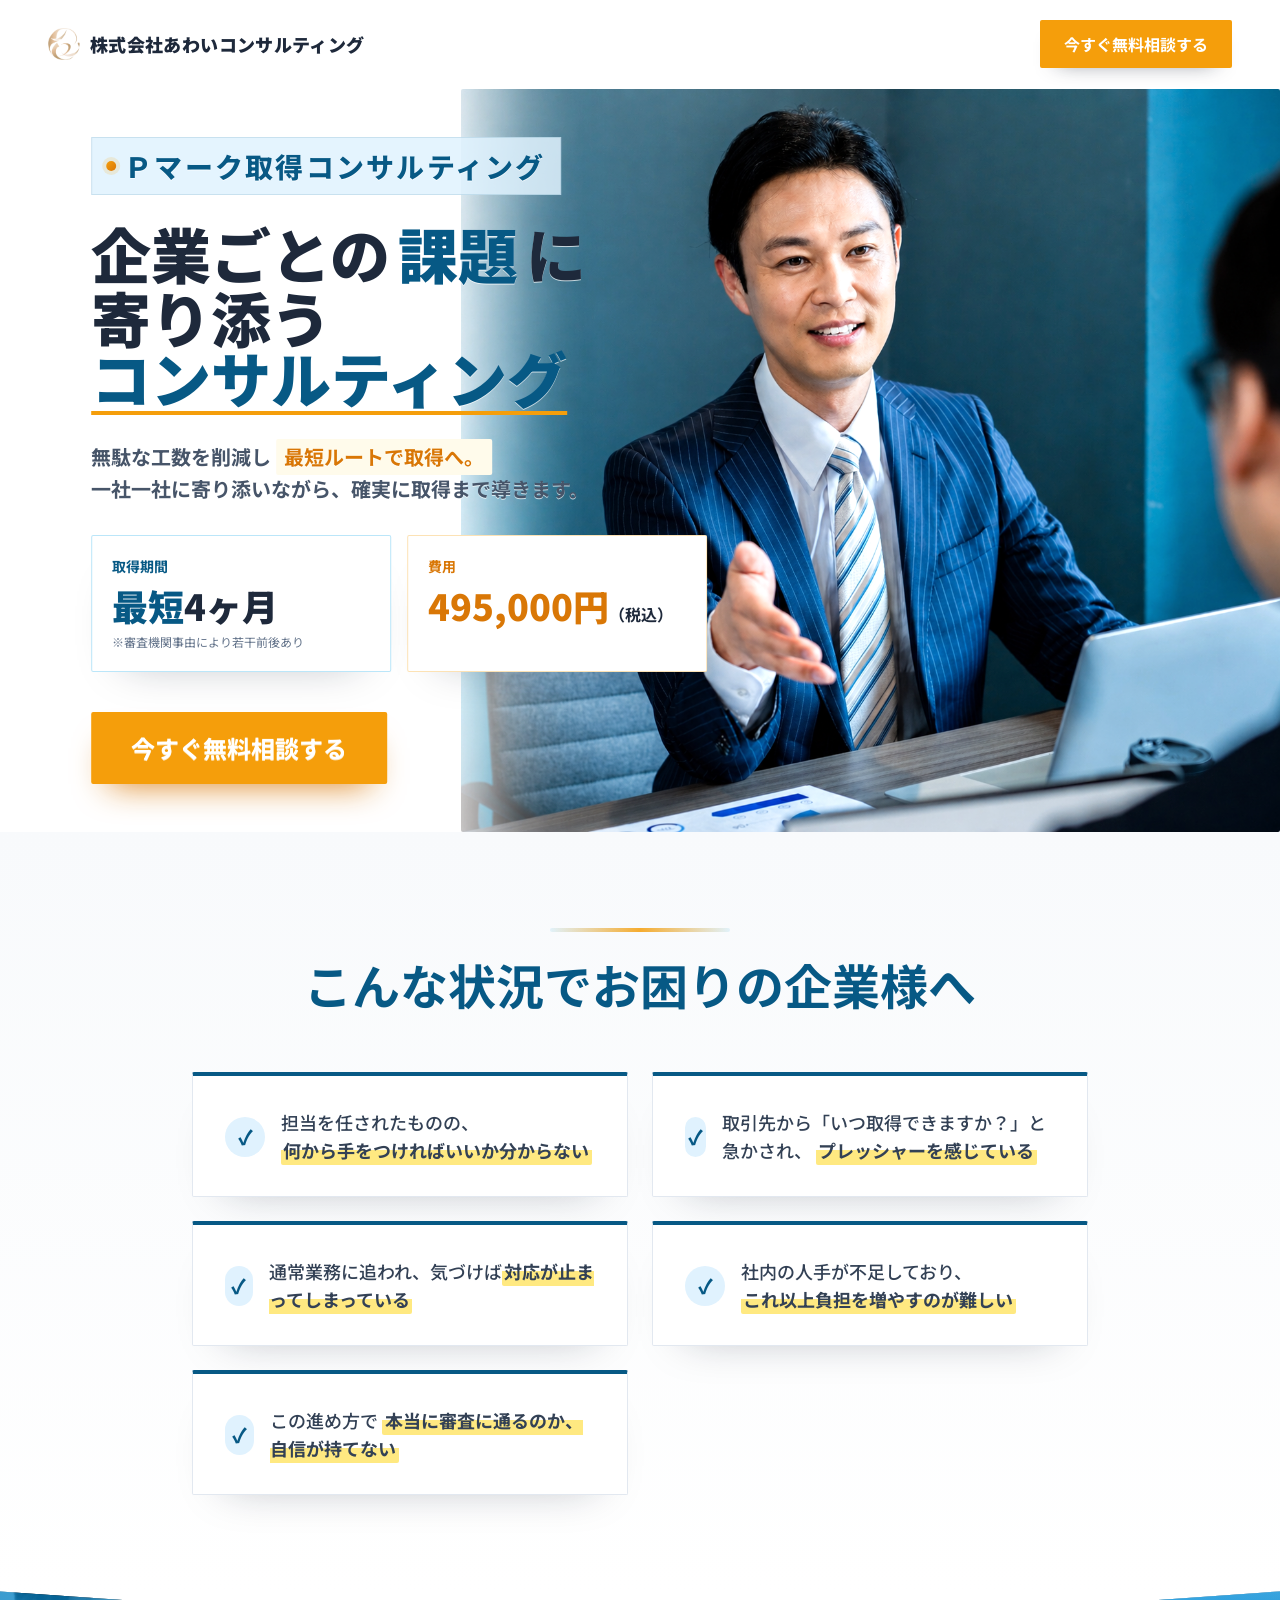
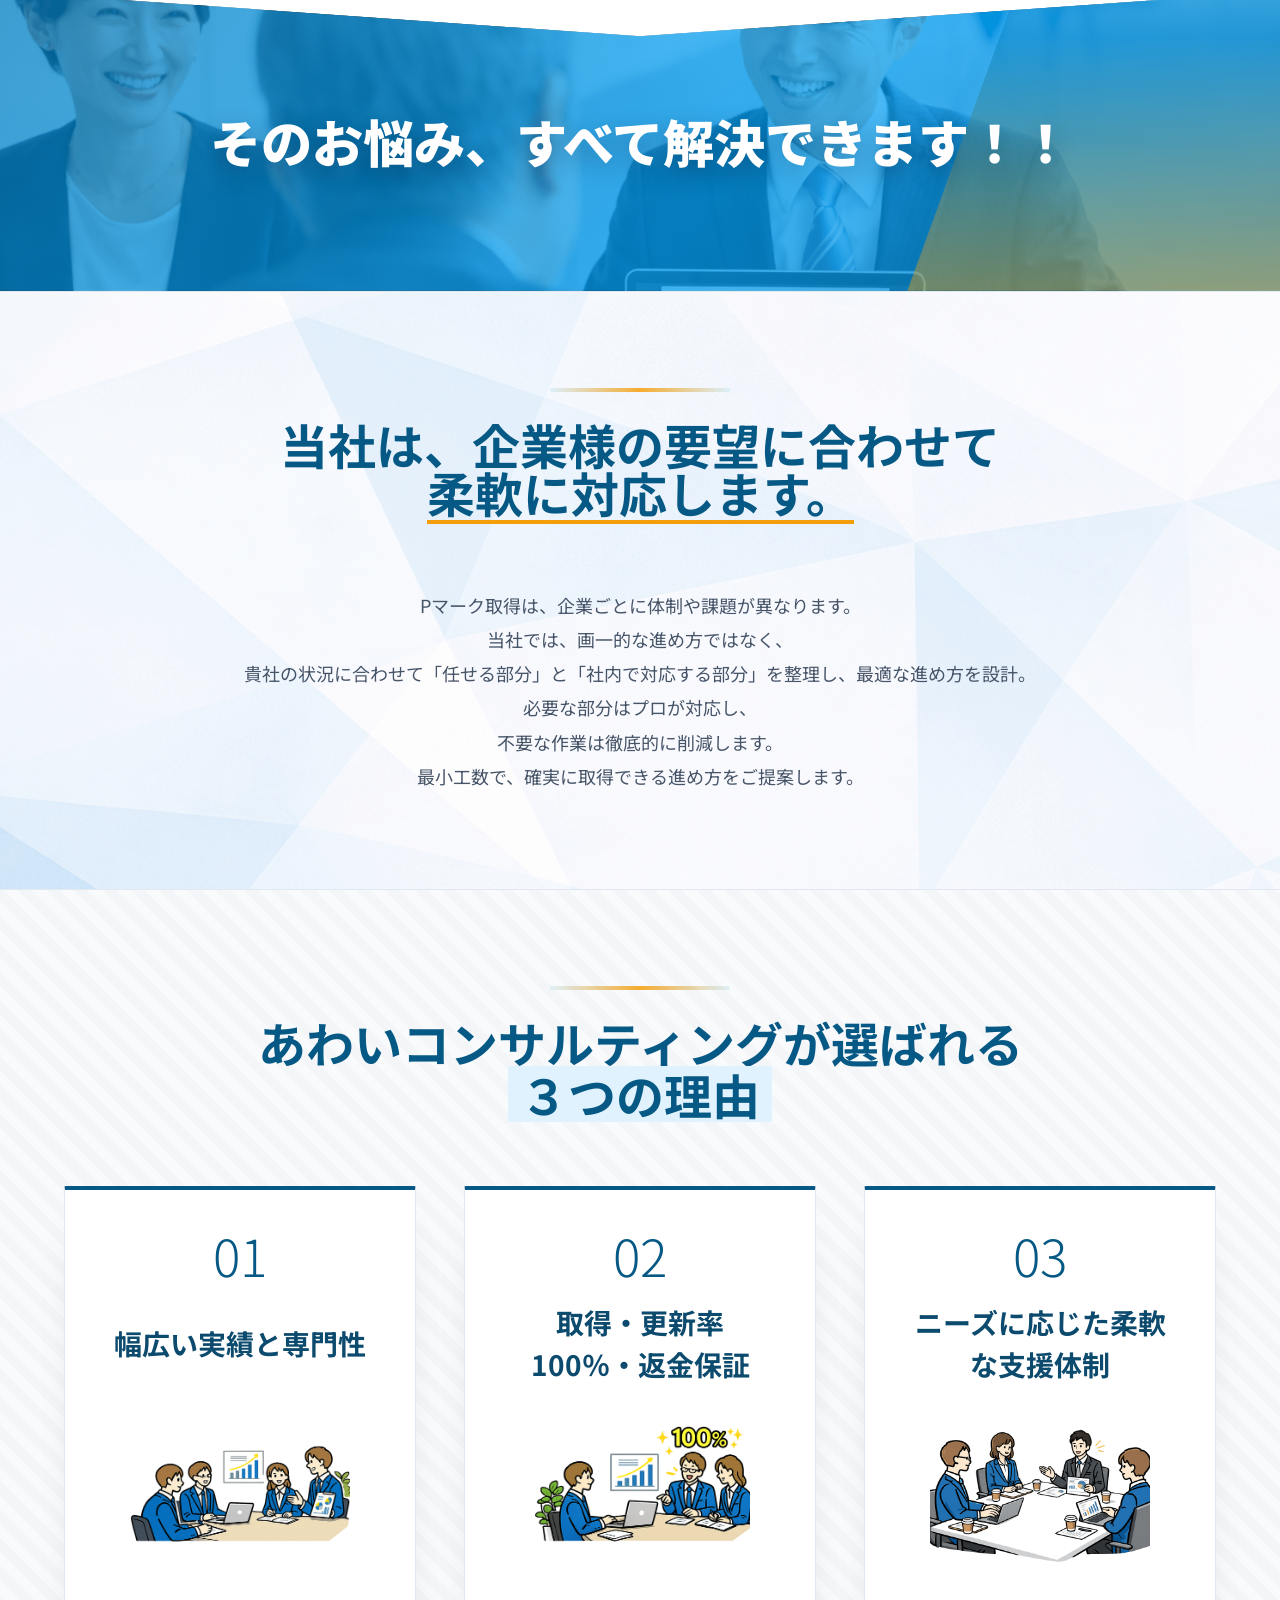
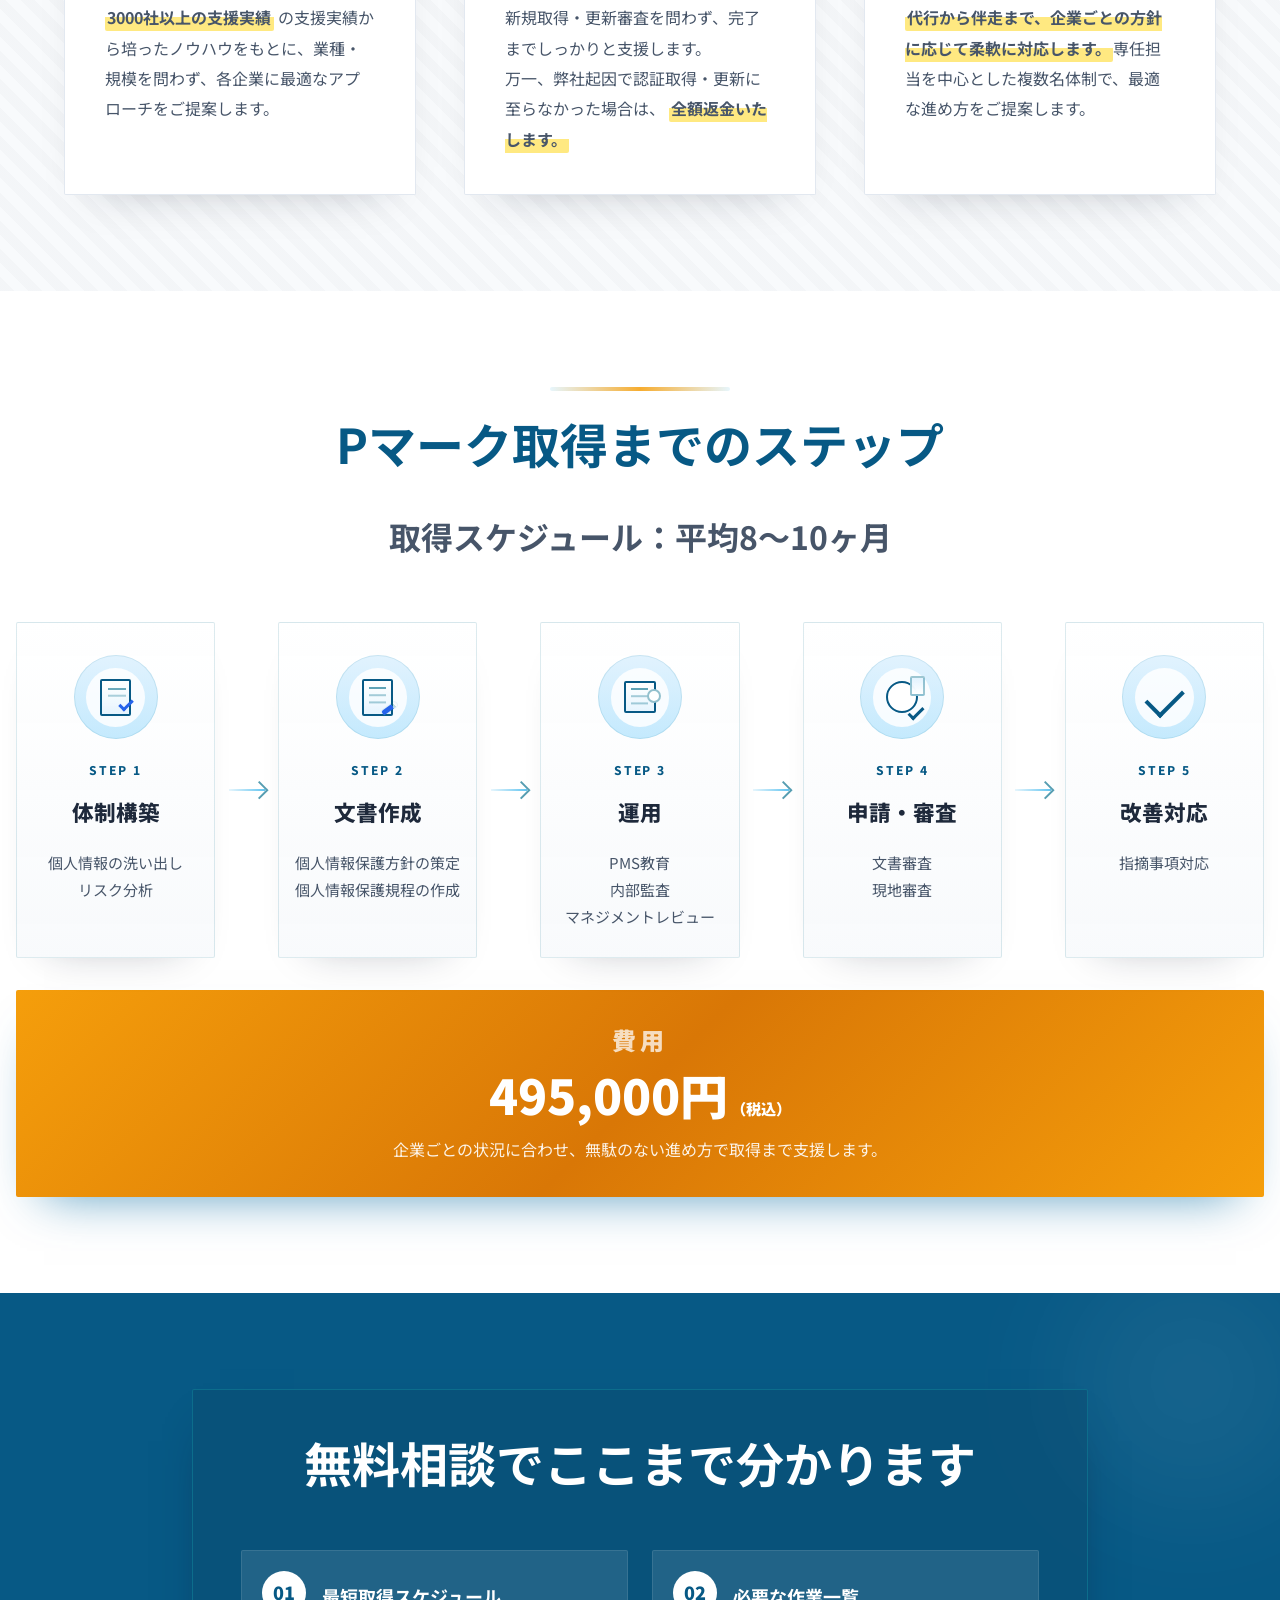
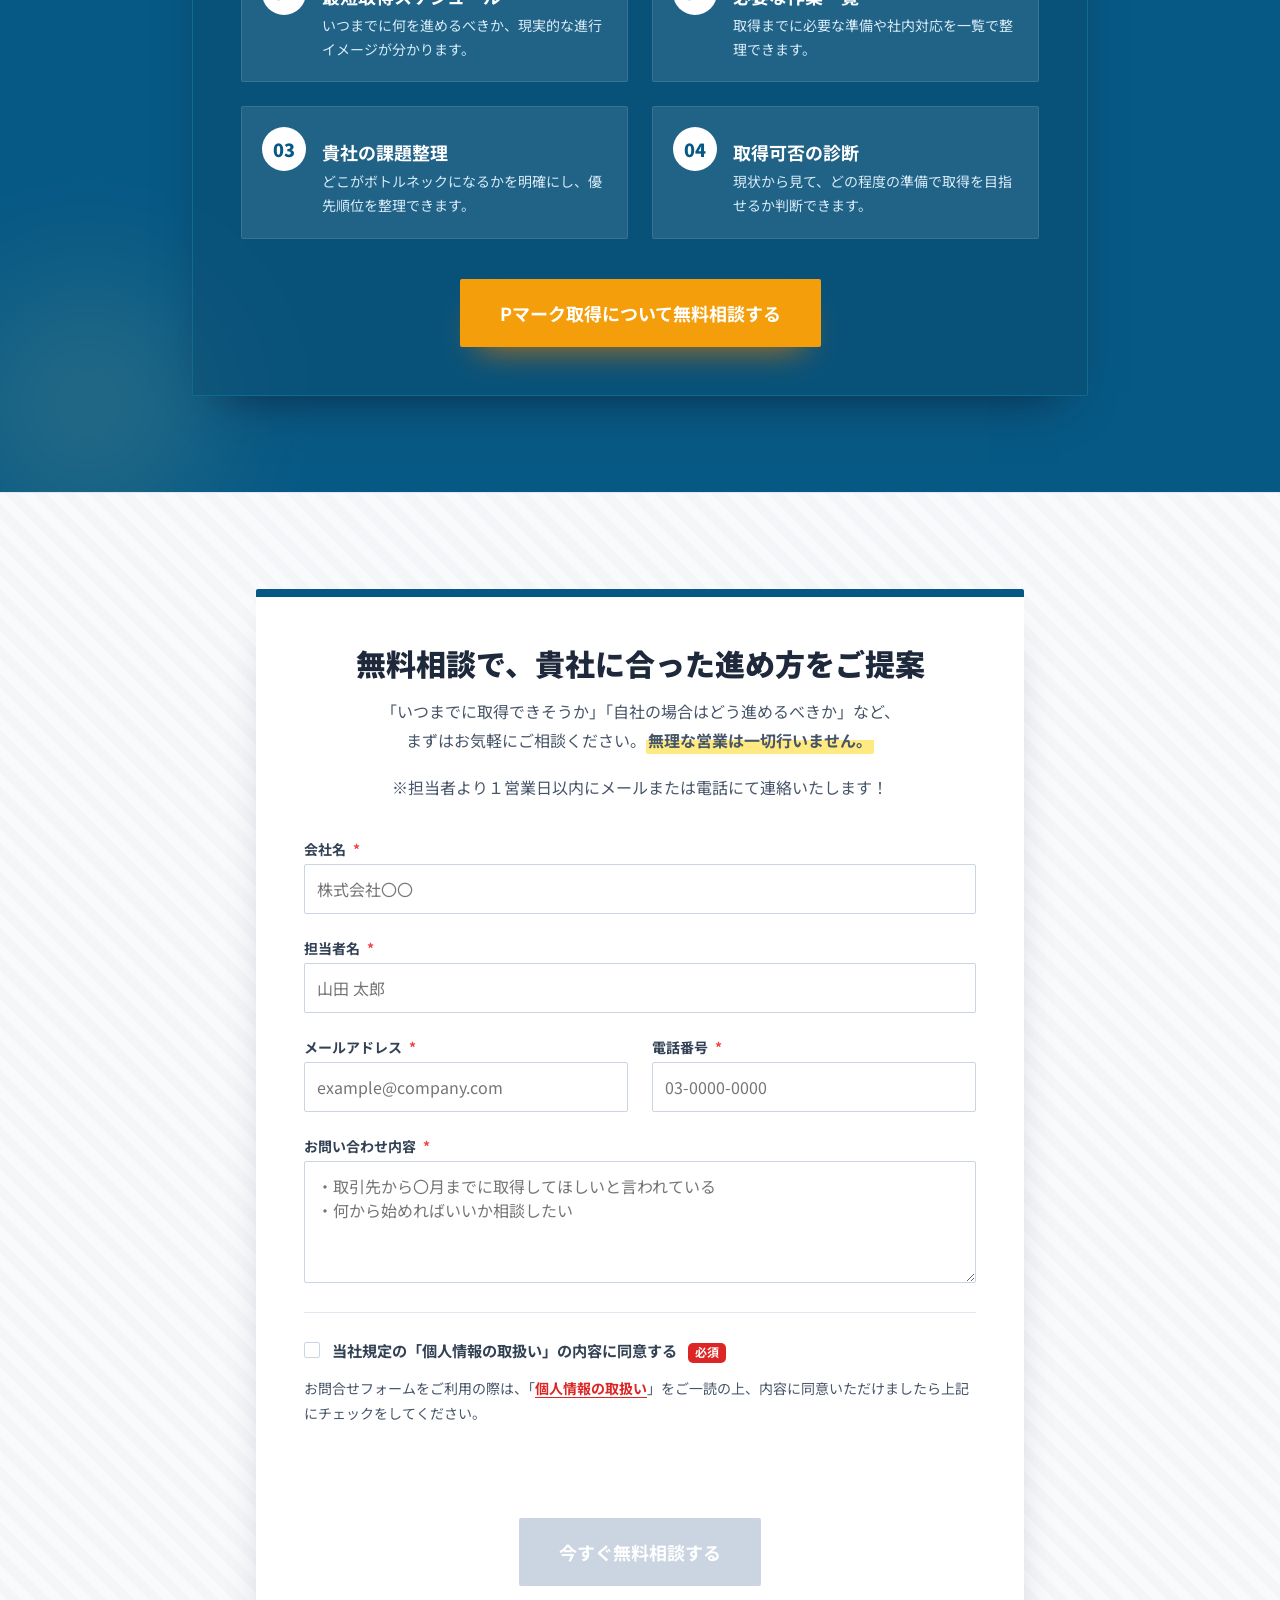
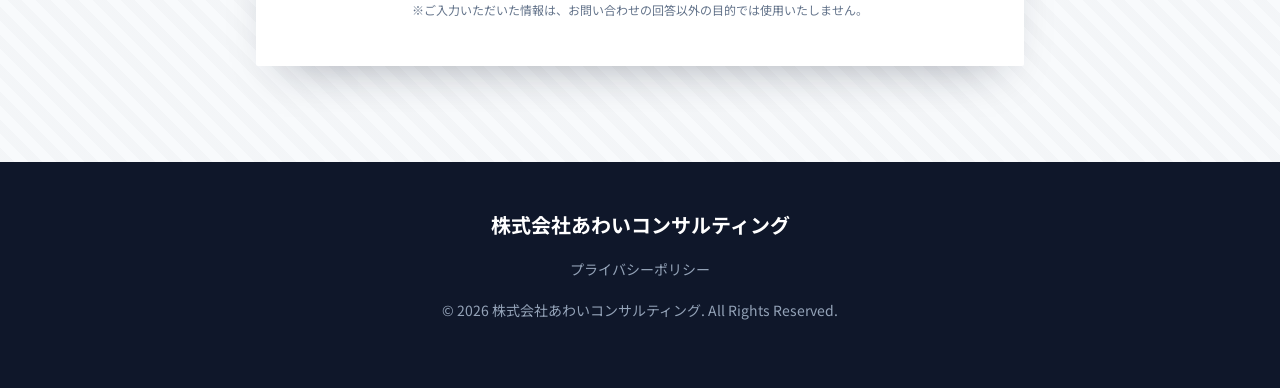
<file: index.html>
<!doctype html>
<html lang="ja">
  <head>
    <meta charset="UTF-8" />
    <meta name="viewport" content="width=device-width, initial-scale=1.0" />
    <title>
      Pマーク取得支援あわいコンサルティング |
      企業ごとの課題に寄り添うコンサルティング
    </title>
    <script src="./js/script.js"></script>
    <link rel="icon" type="image/svg+xml" href="./img/awai-favicon.svg" />
    <link rel="preconnect" href="https://fonts.googleapis.com" />
    <link rel="preconnect" href="https://fonts.gstatic.com" crossorigin />
    <link
      href="https://fonts.googleapis.com/css2?family=Noto+Sans+JP:wght@400;500;700;900&amp;display=swap"
      rel="stylesheet"
    />
    <link rel="stylesheet" href="./css/style.css" />
  </head>
  <body class="page">
    <header class="site-header">
      <div class="site-header__inner">
        <a
          href="https://awai-consulting.co.jp/"
          class="site-header__brand"
        >
          <img src="./img/awai-logo.png" alt="" aria-hidden="true" />
          株式会社あわいコンサルティング
        </a>
        <a
          href="#cta-form"
          class="button button--primary button--compact"
        >
          今すぐ無料相談する
        </a>
      </div>
    </header>

    <div class="hero">
      <div class="hero__inner">
        <div class="hero__layout">
          <div class="hero__content reveal-section">
            <div class="hero__panel">
              <p class="section-kicker">Ｐマーク取得コンサルティング</p>
              <h1 class="hero__title">
                企業ごとの<span
                  class="hero__title-emphasis hero__title-emphasis--sky"
                  >課題</span
                >に<br />寄り添う<br class="ps-br"/>
                <span
                  class="hero__title-emphasis hero__title-emphasis--underline"
                  >コンサルティング</span
                >
              </h1>
              <p class="hero__lead">
                無駄な工数を削減し
                <span class="hero__lead-chip">最短ルートで取得へ。</span
                ><br class="ps-sp" />
                一社一社に寄り添いながら、確実に取得まで導きます。
              </p>
              <div class="hero__stats">
                <div class="hero__stat hero__stat--sky">
                  <p class="hero__stat-label">取得期間</p>
                  <p class="hero__stat-value">
                    <span class="hero__stat-value-accent">最短</span>4ヶ月
                  </p>
                  <p class="hero__stat-note">※審査機関事由により若干前後あり</p>
                </div>
                <div class="hero__stat hero__stat--amber">
                  <p class="hero__stat-label hero__stat-label--amber">費用</p>
                  <p class="hero__stat-value">
                    <span
                      class="hero__stat-value-accent hero__stat-value-accent--amber"
                      >495,000円</span
                    ><span class="hero__stat-tax">（税込）</span>
                  </p>
                </div>
              </div>
              <a
                href="#cta-form"
                class="button button--primary button--hero"
              >
                今すぐ無料相談する
              </a>
            </div>
          </div>
          <div class="hero__visual reveal-section" aria-hidden="true"></div>
        </div>
      </div>
    </div>

    <section class="section-shell section-shell--gradient">
      <div
        class="section-shell__inner section-shell__inner--narrow reveal-section"
      >
        <h2 class="section-shell__title">
          こんな状況でお困りの企業様へ
        </h2>
        <div class="problem-section__grid">
          <div class="problem-section__card problem-section__card--sky">
            <div class="problem-section__icon problem-section__icon--sky">
              ✓
            </div>
            <p class="problem-section__text">
              担当を任されたものの、<br />
              <span class="text-chip">何から手をつければいいか分からない</span>
            </p>
          </div>
          <div class="problem-section__card problem-section__card--sky">
            <div class="problem-section__icon problem-section__icon--sky">
              ✓
            </div>
            <p class="problem-section__text">
              取引先から「いつ取得できますか？」と急かされ、
              <span class="text-chip">プレッシャーを感じている</span>
            </p>
          </div>
          <div class="problem-section__card problem-section__card--sky">
            <div class="problem-section__icon problem-section__icon--sky">
              ✓
            </div>
            <p class="problem-section__text">
              通常業務に追われ、気づけば<span class="text-chip"
                >対応が止まってしまっている</span
              >
            </p>
          </div>
          <div class="problem-section__card problem-section__card--sky">
            <div class="problem-section__icon problem-section__icon--sky">
              ✓
            </div>
            <p class="problem-section__text">
              社内の人手が不足しており、<br />
              <span class="text-chip">これ以上負担を増やすのが難しい</span>
            </p>
          </div>
          <div class="problem-section__card problem-section__card--sky">
            <div class="problem-section__icon problem-section__icon--sky">
              ✓
            </div>
            <p class="problem-section__text">
              この進め方で
              <span class="text-chip"
                >本当に審査に通るのか、自信が持てない</span
              >
            </p>
          </div>
        </div>
      </div>
    </section>
    <div class="problem-section__message problem-section__message--visual">
      <p>そのお悩み、すべて解決できます！！</p>
    </div>

    <section
      class="section-shell section-shell--geo section-shell--border-y"
    >
      <div
        class="section-shell__inner section-shell__inner--medium reveal-section"
      >
        <h2 class="section-shell__title">
          当社は、企業様の要望に合わせて
          <span class="section-shell__title-emphasis">柔軟に対応します。</span>
        </h2>
        <p class="solution-section__lead">
          Pマーク取得は、企業ごとに体制や課題が異なります。<br />
          当社では、画一的な進め方ではなく、<br />
          貴社の状況に合わせて「任せる部分」と「社内で対応する部分」を整理し、最適な進め方を設計。<br />
          必要な部分はプロが対応し、<br />
          不要な作業は徹底的に削減します。<br />
          最小工数で、確実に取得できる進め方をご提案します。
        </p>
      </div>
    </section>

    <section
      class="reason-section section-shell section-shell--pattern"
    >
      <div
        class="section-shell__inner section-shell__inner--wide reveal-section"
      >
        <h2 class="section-shell__title">
          あわいコンサルティングが選ばれる<br />
          <span class="section-shell__title-chip">３つの理由</span>
        </h2>

        <div class="reason-section__list">
          <div class="reason-section__card">
            <p class="reason-section__index">01</p>
            <h3 class="reason-section__title">幅広い実績と専門性</h3>
            <img
              src="./img/reason-bg-01.png"
              alt="ノートパソコンを囲んで打ち合わせをするビジネスシーン"
              class="reason-section__image"
              loading="lazy"
            />
            <p class="reason-section__text">
              <span class="text-chip">3000社以上の支援実績</span>
              の支援実績から培ったノウハウをもとに、業種・規模を問わず、各企業に最適なアプローチをご提案します。
            </p>
          </div>

          <div class="reason-section__card">
            <p class="reason-section__index">02</p>
            <h3 class="reason-section__title">取得・更新率100％・返金保証</h3>
            <img
              src="./img/reason-bg-02.png"
              alt="オフィスで複数人がパソコンを見ながら相談しているビジネスシーン"
              class="reason-section__image"
              loading="lazy"
            />
            <p class="reason-section__text">
              新規取得・更新審査を問わず、完了までしっかりと支援します。<br />
              万一、弊社起因で認証取得・更新に至らなかった場合は、
              <span class="text-chip">全額返金いたします。</span>
            </p>
          </div>

          <div class="reason-section__card">
            <p class="reason-section__index">03</p>
            <h3 class="reason-section__title">ニーズに応じた柔軟な支援体制</h3>
            <img
              src="./img/reason-bg-03.png"
              alt="会議テーブルで打ち合わせを進めるビジネスシーン"
              class="reason-section__image"
              loading="lazy"
            />
            <p class="reason-section__text">
              <span class="text-chip"
                >代行から伴走まで、企業ごとの方針に応じて柔軟に対応します。</span
              >専任担当を中心とした複数名体制で、最適な進め方をご提案します。
            </p>
          </div>
        </div>
      </div>
    </section>

<section class="section-shell section-shell--plain">
  <div
    class="section-shell__inner process-section__inner reveal-section"
  >
    <div class="process-section process-section--five-steps">
      <h2 class="section-shell__title">
        Pマーク取得までのステップ
      </h2>
      <p class="process-section__lead">
        取得スケジュール：平均8〜10ヶ月
      </p>

      <div class="process-section__steps process-section__steps--five">
        <article class="process-section__card">
          <div class="process-section__icon-wrap" aria-hidden="true">
            <div class="process-section__icon process-section__icon--prepare">
              <span></span>
            </div>
          </div>
          <div class="process-section__card-body">
            <p class="process-section__step-label">STEP 1</p>
            <h3 class="process-section__card-title">体制構築</h3>
            <p class="process-section__card-text">
              個人情報の洗い出し<br />
              リスク分析
            </p>
          </div>
        </article>

        <div class="process-section__arrow" aria-hidden="true">
          <span class="process-section__arrow-line"></span>
        </div>

        <article class="process-section__card">
          <div class="process-section__icon-wrap" aria-hidden="true">
            <div class="process-section__icon process-section__icon--document">
              <span></span>
            </div>
          </div>
          <div class="process-section__card-body">
            <p class="process-section__step-label">STEP 2</p>
            <h3 class="process-section__card-title">文書作成</h3>
            <p class="process-section__card-text">
              個人情報保護方針の策定<br />
              個人情報保護規程の作成
            </p>
          </div>
        </article>

        <div class="process-section__arrow" aria-hidden="true">
          <span class="process-section__arrow-line"></span>
        </div>

        <article class="process-section__card">
          <div class="process-section__icon-wrap" aria-hidden="true">
            <div class="process-section__icon process-section__icon--operate">
              <span></span>
            </div>
          </div>
          <div class="process-section__card-body">
            <p class="process-section__step-label">STEP 3</p>
            <h3 class="process-section__card-title">運用</h3>
            <p class="process-section__card-text">
              PMS教育<br />
              内部監査<br />
              マネジメントレビュー
            </p>
          </div>
        </article>

        <div class="process-section__arrow" aria-hidden="true">
          <span class="process-section__arrow-line"></span>
        </div>

        <article class="process-section__card">
          <div class="process-section__icon-wrap" aria-hidden="true">
            <div class="process-section__icon process-section__icon--review">
              <span></span>
            </div>
          </div>
          <div class="process-section__card-body">
            <p class="process-section__step-label">STEP 4</p>
            <h3 class="process-section__card-title">申請・審査</h3>
            <p class="process-section__card-text">
              文書審査<br />
              現地審査
            </p>
          </div>
        </article>

        <div class="process-section__arrow" aria-hidden="true">
          <span class="process-section__arrow-line"></span>
        </div>

        <article class="process-section__card">
          <div class="process-section__icon-wrap" aria-hidden="true">
            <div class="process-section__icon process-section__icon--complete">
              <span></span>
            </div>
          </div>
          <div class="process-section__card-body">
            <p class="process-section__step-label">STEP 5</p>
            <h3 class="process-section__card-title">改善対応</h3>
            <p class="process-section__card-text">
              指摘事項対応
            </p>
          </div>
        </article>
      </div>

      <div class="process-section__price-card">
        <p class="process-section__price-label">費用</p>
        <p class="process-section__price-value">
          495,000円<span>（税込）</span>
        </p>
        <p class="process-section__price-text">
          企業ごとの状況に合わせ、無駄のない進め方で取得まで支援します。
        </p>
      </div>
    </div>
  </div>
</section>

    <section class="cta-banner">
      <div class="cta-banner__glow cta-banner__glow--light"></div>
      <div class="cta-banner__glow cta-banner__glow--amber"></div>
      <div class="cta-banner__inner reveal-section">
        <div class="cta-banner__panel">
          <div class="cta-banner__header">
            <h2 class="cta-banner__title">
              無料相談でここまで分かります
            </h2>
          </div>
          <div class="cta-banner__grid">
            <div class="cta-banner__item">
              <div class="cta-banner__item-index">01</div>
              <div class="cta-banner__item-body">
                <h3 class="cta-banner__item-title">最短取得スケジュール</h3>
                <p class="cta-banner__item-text">
                  いつまでに何を進めるべきか、現実的な進行イメージが分かります。
                </p>
              </div>
            </div>
            <div class="cta-banner__item">
              <div class="cta-banner__item-index">02</div>
              <div class="cta-banner__item-body">
                <h3 class="cta-banner__item-title">必要な作業一覧</h3>
                <p class="cta-banner__item-text">
                  取得までに必要な準備や社内対応を一覧で整理できます。
                </p>
              </div>
            </div>
            <div class="cta-banner__item">
              <div class="cta-banner__item-index">03</div>
              <div class="cta-banner__item-body">
                <h3 class="cta-banner__item-title">貴社の課題整理</h3>
                <p class="cta-banner__item-text">
                  どこがボトルネックになるかを明確にし、優先順位を整理できます。
                </p>
              </div>
            </div>
            <div class="cta-banner__item">
              <div class="cta-banner__item-index">04</div>
              <div class="cta-banner__item-body">
                <h3 class="cta-banner__item-title">取得可否の診断</h3>
                <p class="cta-banner__item-text">
                  現状から見て、どの程度の準備で取得を目指せるか判断できます。
                </p>
              </div>
            </div>
          </div>
          <div class="cta-banner__action">
            <a
              href="#cta-form"
              class="button button--primary button--hero button--hero-secondary"
            >
              Pマーク取得について無料相談する
            </a>
          </div>
        </div>
      </div>
    </section>

    <section
      id="cta-form"
      class="section-shell section-shell--pattern section-shell--bordered"
    >
      <div class="contact-section__inner reveal-section">
        <div class="contact-section__panel">
          <div class="contact-section__header">
            <h2 class="contact-section__title">
              無料相談で、貴社に合った進め方をご提案
            </h2>
            <p class="contact-section__lead">
              「いつまでに取得できそうか」「自社の場合はどう進めるべきか」など、<br />
              まずはお気軽にご相談ください。<span class="text-chip"
                >無理な営業は一切行いません。</span
              >
            </p>
            <p class="contact-section__note">
              ※担当者より１営業日以内にメールまたは電話にて連絡いたします！
            </p>
          </div>

          <form id="contact-form" action="contact.php" method="POST" class="contact-form">
            <input type="hidden" name="return_to" value="index.html#contact-form" />
            <div class="contact-form__honeypot" aria-hidden="true">
              <label>
                Website
                <input type="text" name="website" tabindex="-1" autocomplete="off" />
              </label>
            </div>
            <div class="contact-form__field">
              <label class="contact-form__label"
                >会社名 <span class="contact-form__required">*</span></label
              >
              <input
                type="text"
                name="company_name"
                required
                placeholder="株式会社〇〇"
                class="contact-form__input"
              />
            </div>
            <div class="contact-form__field">
              <label class="contact-form__label"
                >担当者名 <span class="contact-form__required">*</span></label
              >
              <input
                type="text"
                name="person_name"
                required
                placeholder="山田 太郎"
                class="contact-form__input"
              />
            </div>
            <div class="contact-form__grid">
              <div class="contact-form__field">
                <label class="contact-form__label"
                  >メールアドレス
                  <span class="contact-form__required">*</span></label
                >
                <input
                  type="email"
                  name="email"
                  id="contact-email"
                  required
                  placeholder="example@company.com"
                  class="contact-form__input"
                  aria-describedby="contact-email-error"
                />
                <p
                  id="contact-email-error"
                  class="contact-form__field-error"
                  role="alert"
                ></p>
              </div>
              <div class="contact-form__field">
                <label class="contact-form__label"
                  >電話番号 <span class="contact-form__required">*</span></label
                >
                <input
                  type="tel"
                  name="phone"
                  id="contact-phone"
                  required
                  inputmode="tel"
                  placeholder="03-0000-0000"
                  class="contact-form__input"
                  aria-describedby="contact-phone-error"
                />
                <p
                  id="contact-phone-error"
                  class="contact-form__field-error"
                  role="alert"
                ></p>
              </div>
            </div>
            <div class="contact-form__field">
              <label class="contact-form__label"
                >お問い合わせ内容
                <span class="contact-form__required">*</span></label
              >
              <textarea
                name="message"
                rows="4"
                required
                placeholder="・取引先から〇月までに取得してほしいと言われている&#13;&#10;・何から始めればいいか相談したい"
                class="contact-form__input contact-form__input--textarea"
              ></textarea>
            </div>

            <div class="contact-form__consent">
              <label for="privacy-consent" class="contact-form__consent-label">
                <input
                  id="privacy-consent"
                  type="checkbox"
                  name="privacy_consent"
                  required
                  class="contact-form__checkbox"
                />
                <span>
                  当社規定の「個人情報の取扱い」の内容に同意する
                  <span class="contact-form__required-badge">必須</span>
                </span>
              </label>
              <p class="contact-form__consent-note">
                お問合せフォームをご利用の際は、「<a
                  href="https://awai-consulting.co.jp/privacy-handling"
                  class="contact-form__privacy-link"
                  target="_blank"
                  rel="noopener noreferrer"
                  >個人情報の取扱い</a
                >」をご一読の上、内容に同意いただけましたら上記にチェックをしてください。
              </p>
            </div>

            <div class="contact-form__actions">
              <p
                id="contact-feedback"
                class="contact-form__feedback"
                aria-live="polite"
              ></p>
              <button
                type="submit"
                id="contact-submit"
                disabled
                class="button button--primary button--submit"
              >
                今すぐ無料相談する
              </button>
              <p class="contact-form__privacy">
                ※ご入力いただいた情報は、お問い合わせの回答以外の目的では使用いたしません。
              </p>
            </div>
          </form>
        </div>
      </div>
    </section>

    <footer class="footer">
      <div class="footer__inner">
        <h3 class="footer__title">株式会社あわいコンサルティング</h3>
        <a
          href="https://awai-consulting.co.jp/privacy-policy"
          class="footer__lead"
        >
          プライバシーポリシー
        </a>
        <div class="footer__copyright">
          &copy; 2026 株式会社あわいコンサルティング. All Rights Reserved.
        </div>
      </div>
    </footer>
  </body>
</html>
</file>
<file: css/style.css>
:root {
  --site-header-height: 0px;
  --color-sky-100: #e0f2fe;
  --color-sky-300: #00a1f7;
  --color-sky-500: #0080c5;
  --color-sky-800: #075985;
  --color-sky-900: #0c4a6e;
  --color-amber-50: #fffbeb;
  --color-amber-100: #fef3c7;
  --color-amber-200: #fde68a;
  --color-amber-500: #f59e0b;
  --color-amber-600: #d97706;
  --color-slate-0: #ffffff;
  --color-slate-50: #f8fafc;
  --color-slate-200: #e2e8f0;
  --color-slate-300: #cbd5e1;
  --color-slate-400: #94a3b8;
  --color-slate-500: #64748b;
  --color-slate-600: #475569;
  --color-slate-700: #334155;
  --color-slate-800: #1e293b;
  --color-slate-900: #0f172a;
  --shadow-soft: 0 22px 46px -34px rgba(15, 23, 42, 0.35);
  --shadow-cta: 0 18px 34px -18px rgba(217, 119, 6, 0.95);
  --shadow-panel: 0 24px 50px -34px rgba(15, 23, 42, 0.42);
}

html {
  scroll-behavior: smooth;
}

*,
*::before,
*::after {
  box-sizing: border-box;
}

body {
  margin: 0;
  font-family:
    "Noto Sans JP",
    system-ui,
    -apple-system,
    BlinkMacSystemFont,
    "Segoe UI",
    sans-serif;
  line-height: 1.5;
  -webkit-font-smoothing: antialiased;
  background: var(--color-slate-0);
}

h1,
h2,
h3,
p {
  margin: 0;
}

a {
  color: inherit;
  text-decoration: inherit;
}

img {
  display: block;
  max-width: 100%;
}

button,
input,
textarea {
  margin: 0;
  color: inherit;
  font: inherit;
}

button {
  border: 0;
  cursor: pointer;
}

.page {
  min-height: 100%;
  background: var(--color-slate-0);
  color: var(--color-slate-800);
  font-family:
    "Noto Sans JP",
    system-ui,
    -apple-system,
    BlinkMacSystemFont,
    "Segoe UI",
    sans-serif;
}

.section-kicker {
  display: inline-flex;
  align-items: center;
  gap: 0.5rem;
  margin-bottom: 1.5rem;
  padding: 0.45rem 0.9rem;
  border: 1px solid rgba(7, 89, 133, 0.12);
  background: rgba(224, 242, 254, 0.85);
  color: #075985;
  font-size: 1.75rem;
  font-weight: 800;
  letter-spacing: 0.08em;
  text-transform: uppercase;
}

.section-kicker::before {
  content: "";
  width: 0.6rem;
  height: 0.6rem;
  background: linear-gradient(135deg, #f59e0b, #d97706);
  border-radius: 9999px;
  box-shadow: 0 0 0 4px rgba(245, 158, 11, 0.15);
}

.reveal-section {
  opacity: 0;
  transform: translateY(30px);
  transition:
    opacity 0.8s ease-out,
    transform 0.8s ease-out;
}

.reveal-section--visible {
  opacity: 1;
  transform: translateY(0);
}

.hero__visual.reveal-section {
  transform: translateX(-48px);
}

.hero__visual.reveal-section--visible {
  transform: translateX(0);
}

.site-header {
  position: fixed;
  top: 0;
  left: 0;
  z-index: 30;
  width: 100%;
  background: rgba(255, 255, 255, 0.7);
  backdrop-filter: blur(8px);
  border-bottom: 1px solid rgba(255, 255, 255, 0.4);
}

.site-header__inner {
  width: 100%;
  display: flex;
  align-items: center;
  justify-content: space-between;
  gap: 1rem;
  padding: 1rem;
}

.site-header__brand {
  display: inline-flex;
  align-items: center;
  gap: 0.625rem;
  color: var(--color-slate-800);
  font-size: 1rem;
  line-height: 1.5rem;
  font-weight: 900;
  letter-spacing: 0.02em;
  transition: color 0.3s ease;
}

.site-header__brand img {
  width: 2rem;
  height: 2rem;
  flex: 0 0 auto;
}

.site-header__brand:hover {
  color: var(--color-sky-800);
}

.button {
  display: inline-block;
  border-radius: 2px;
  font-weight: 700;
  transition:
    transform 0.3s ease,
    background-color 0.3s ease,
    box-shadow 0.3s ease;
}

.button--primary {
  background: var(--color-amber-500);
  color: #fff;
}

.button--primary:hover {
  background: var(--color-amber-600);
  transform: translateY(-4px);
}

.button--primary:disabled {
  background: #cbd5e1;
  color: #fff;
  cursor: not-allowed;
  transform: none;
  box-shadow: none;
}

.button--compact {
  padding: 0.75rem 1.5rem;
  font-size: 0.875rem;
  line-height: 1.25rem;
  white-space: nowrap;
  box-shadow: 0 10px 22px -18px rgba(15, 23, 42, 0.8);
}

.button--hero,
.button--submit {
  padding: 1.25rem 2.5rem;
  box-shadow: var(--shadow-cta);
}

.button--hero {
  /* box-shadow: var(--shadow-cta), 0 0 0 0.5rem rgba(254, 243, 199, 0.75); */
  font-size: 1.5rem;
  line-height: 2rem;
}

.button--hero-secondary {
  font-size: 1.125rem;
  line-height: 1.75rem;
}

.button--submit {
  /* box-shadow: var(--shadow-cta), 0 0 0 0.5rem rgba(254, 243, 199, 0.55); */
  width: 100%;
  font-size: 1.125rem;
  line-height: 1.75rem;
}

.hero {
  position: relative;
  overflow: hidden;
  margin-top: var(--site-header-height);
}

.hero__inner {
  position: relative;
}

.hero__layout {
  position: relative;
  display: flex;
  flex-direction: column;
  gap: 0;
  align-items: stretch;
}

.hero__content {
  position: relative;
  z-index: 2;
  width: 100%;
}

.hero__visual {
  position: relative;
  z-index: 1;
  min-height: clamp(260px, 64vw, 430px);
  margin-top: -2rem;
  border-radius: 2px;
  background-image: url("../img/fv-bg-half.png");
  background-position: center top;
  background-size: cover;
  background-repeat: no-repeat;
}

.hero__glow,
.cta-banner__glow {
  position: absolute;
  border-radius: 9999px;
  filter: blur(60px);
  pointer-events: none;
  opacity: 0.6;
}

.hero__glow--sky {
  top: -2rem;
  left: -2rem;
  width: 16rem;
  height: 16rem;
  background: var(--color-sky-100);
}

.hero__glow--amber {
  right: 0;
  bottom: 0;
  width: 18rem;
  height: 18rem;
  background: var(--color-amber-100);
}

.hero__panel {
  width: 100%;
  max-width: 44rem;
  padding: 2rem 1.5rem;
  text-align: left;
  border-radius: 2px;
  text-shadow: 0 1px 0 rgba(255, 255, 255, 0.7);
}

.hero__title {
  margin-bottom: 1.5rem;
  color: var(--color-slate-800);
  font-size: 2.25rem;
  font-weight: 900;
  line-height: 2.5rem;
  line-height: 1.15;
}

.hero__title-emphasis {
  display: inline-block;
}

.hero__title-emphasis--sky {
  padding: 0.25rem 0.5rem;
  color: var(--color-sky-800);
  border-radius: 2px;
}

.hero__title-emphasis--underline {
  padding-bottom: 0.25rem;
  color: var(--color-sky-800);
  border-bottom: 4px solid var(--color-amber-500);
}

.hero__lead {
  max-width: 48rem;
  margin-bottom: 2rem;
  color: var(--color-slate-600);
  font-size: 1.125rem;
  font-weight: 700;
  line-height: 1.8;
}

.hero__lead-break {
  display: none;
}

.hero__lead-strong {
  color: var(--color-slate-800);
}

.hero__lead-chip {
  display: inline-block;
  padding: 0.25rem 0.5rem;
  color: var(--color-amber-600);
  background: var(--color-amber-50);
  border-radius: 2px;
}

.hero__stat {
  padding: 1.25rem;
  border-radius: 2px;
  background: #fff;
  box-shadow: var(--shadow-soft);
}

.hero__stats {
  display: grid;
  gap: 1rem;
  margin-bottom: 2.5rem;
  text-align: left;
}

.hero__stat--sky {
  border: 1px solid rgba(14, 165, 233, 0.28);
}

.hero__stat--amber {
  border: 1px solid rgba(245, 158, 11, 0.3);
}

.hero__stat-label {
  color: var(--color-sky-800);
  font-size: 0.875rem;
  font-weight: 700;
}

.hero__stat-label--amber {
  color: var(--color-amber-600);
}

.hero__stat-value {
  margin-top: 0.5rem;
  color: var(--color-slate-800);
  font-size: 2.25rem;
  font-weight: 900;
  line-height: 2.5rem;
}

.hero__stat-value-accent {
  color: var(--color-sky-800);
}

.hero__stat-value-accent--amber {
  color: var(--color-amber-600);
}

.hero__stat-tax {
  font-size: 1rem;
  font-weight: 700;
  line-height: 1.5rem;
}

.hero__stat-note {
  margin-top: 0.5rem;
  color: var(--color-slate-500);
  font-size: 0.75rem;
}

.hero__stat-support {
  margin-top: 0.5rem;
  color: var(--color-slate-600);
  font-size: 0.875rem;
}

.section-shell--gradient {
  background: linear-gradient(180deg, var(--color-slate-50), #fff);
}

.section-shell {
  padding: 6rem 1rem;
}

.section-shell--pattern {
  background-color: var(--color-slate-50);
  background-image: repeating-linear-gradient(45deg,
      rgba(15, 23, 42, 0.02),
      rgba(15, 23, 42, 0.02) 10px,
      transparent 10px,
      transparent 20px);
}

.section-shell--plain {
  background: #fff;
}

.section-shell--geo {
  background-image: url(../img/geo-bg.png);
}

.section-shell--mesh {
  background-color: #f0f7ff;
  background-image:
    radial-gradient(circle at 20% 50%,
      rgba(14, 165, 233, 0.07) 0%,
      transparent 55%),
    radial-gradient(circle at 80% 20%,
      rgba(245, 158, 11, 0.06) 0%,
      transparent 45%),
    radial-gradient(circle at 60% 85%,
      rgba(14, 165, 233, 0.05) 0%,
      transparent 40%),
    linear-gradient(0deg, transparent 24px, rgba(14, 165, 233, 0.04) 25px),
    linear-gradient(90deg, transparent 24px, rgba(14, 165, 233, 0.04) 25px);
  background-size:
    auto,
    auto,
    auto,
    25px 25px,
    25px 25px;
}

.section-shell--bordered {
  border-top: 1px solid var(--color-slate-200);
}

.section-shell--border-y {
  border-top: 1px solid var(--color-slate-200);
  border-bottom: 1px solid var(--color-slate-200);
}

.section-shell__inner {
  position: relative;
  max-width: 56rem;
  margin-left: auto;
  margin-right: auto;
  padding-top: 2rem;
}

.section-shell__inner--narrow {
  max-width: 56rem;
}

.section-shell__inner--medium {
  max-width: 64rem;
}

.section-shell__inner--wide {
  max-width: 72rem;
}

.section-shell__inner::before {
  content: "";
  position: absolute;
  left: 50%;
  top: 0;
  width: min(180px, 28vw);
  height: 4px;
  transform: translateX(-50%);
  border-radius: 9999px;
  background: linear-gradient(90deg,
      rgba(14, 165, 233, 0.1),
      rgba(245, 158, 11, 0.85),
      rgba(14, 165, 233, 0.1));
}

.section-shell__title {
  margin-bottom: 4rem;
  color: var(--color-sky-800);
  font-size: 2.25rem;
  font-weight: 700;
  line-height: 2.5rem;
  text-align: center;
}

.section-shell__title-emphasis {
  display: inline-block;
  padding-bottom: 0.25rem;
  border-bottom: 4px solid var(--color-amber-500);
}

.section-shell__title-chip {
  display: inline-block;
  padding: 0.25rem 0.75rem;
  border-radius: 2px;
  background: var(--color-sky-100);
}

.problem-section__card,
.reason-section__card,
.timeline__content,
.timeline__summary,
.contact-section__panel {
  border-radius: 2px;
  background: #fff;
  box-shadow: var(--shadow-soft);
}

.problem-section__card {
  border: 1px solid var(--color-slate-200);
  border-top-width: 4px;
  display: flex;
  align-items: center;
  gap: 1rem;
  padding: 2rem;
}

.problem-section__grid {
  display: grid;
  gap: 1.5rem;
}

.problem-section__card--sky {
  border-top-color: var(--color-sky-800);
}

.problem-section__card--amber {
  border-top-color: var(--color-amber-500);
}

.problem-section__icon {
  width: 2.5rem;
  height: 2.5rem;
  display: flex;
  align-items: center;
  justify-content: center;
  border-radius: 9999px;
  margin-top: 0.125rem;
  font-size: 1.25rem;
  font-weight: 900;
}

.problem-section__icon--sky {
  aspect-ratio: 1 / 1;
  background: var(--color-sky-100);
  color: var(--color-sky-800);
}

.problem-section__icon--amber {
  background: var(--color-amber-100);
  color: var(--color-amber-600);
}

.problem-section__text {
  color: var(--color-slate-700);
  font-size: 1.125rem;
  font-weight: 500;
  line-height: 1.75rem;
}

.problem-section__message {
  position: relative;
  display: flex;
  align-items: center;
  justify-content: center;
  width: 100vw;
  min-height: 200px;
  padding: clamp(5rem, 9vw, 7.5rem) 1.5rem;
  overflow: hidden;
  isolation: isolate;
  text-align: center;
  background: var(--color-slate-50);
  clip-path: polygon(0% 0%,
      /* 左上 */
      50% 15%,
      /* 中央を下げる（凹み） */
      100% 0%,
      /* 右上 */
      100% 100%,
      /* 右下 */
      0% 100%
      /* 左下 */
    );
}

.problem-section__message--visual {
  background-color: var(--color-sky-900);
  background-image: url("../img/problem-section-img.png");
  background-position: center;
  background-repeat: no-repeat;
  background-size: cover;
  box-shadow: 0 18px 36px -24px rgba(7, 89, 133, 0.72);
}

.problem-section__message--visual::before,
.problem-section__message--visual::after {
  content: "";
  position: absolute;
  inset: 0;
  pointer-events: none;
}

.problem-section__message--visual::before {
  z-index: -2;
  background: linear-gradient(135deg,
      var(--color-sky-500) 0%,
      var(--color-sky-300) 58%,
      var(--color-sky-500) 100%);
  opacity: 0.72;
}

.problem-section__message--visual::after {
  inset: -12% -8vw -12% auto;
  width: min(34vw, 420px);
  z-index: -1;
  background: linear-gradient(180deg,
      rgba(224, 242, 254, 0.08) 0%,
      var(--color-sky-500) 22%,
      var(--color-amber-500) 100%);
  opacity: 0.5;
  transform: skewX(-20deg);
}

.problem-section__message p {
  margin: 0;
  color: #fff;
  font-size: clamp(3rem, 4vw, 4rem);
  font-weight: 900;
  line-height: 1.35;
  text-shadow: 0 8px 24px rgba(15, 23, 42, 0.32);
}

.solution-section__lead {
  color: var(--color-slate-600);
  font-size: 1.125rem;
  line-height: 1.9;
  text-align: center;
}

.solution-section__cards {
  display: grid;
  grid-template-columns: repeat(3, minmax(0, 1fr));
  gap: 1.5rem;
}

.solution-card {
  background: #fff;
  border: 1px solid var(--color-slate-200);
  border-top-width: 4px;
  border-radius: 2px;
  padding: 2rem;
  box-shadow: var(--shadow-soft);
}

.solution-card--blue {
  border-top-color: var(--color-sky-800);
}

.solution-card--amber {
  border-top-color: var(--color-amber-500);
}

.solution-card--teal {
  border-top-color: #0f6e56;
}

.solution-card__index {
  display: inline-flex;
  align-items: center;
  justify-content: center;
  width: 2.75rem;
  height: 2.75rem;
  border-radius: 9999px;
  background: var(--color-amber-100);
  color: var(--color-amber-600);
  font-size: 1.125rem;
  font-weight: 900;
  margin-bottom: 1rem;
}

.solution-card__title {
  color: var(--color-sky-900);
  font-size: 1.125rem;
  font-weight: 700;
  margin-bottom: 0.75rem;
  line-height: 1.4;
}

.solution-card__text {
  color: var(--color-slate-600);
  font-size: 0.9375rem;
  line-height: 1.8;
}

.reason-section__list {
  display: grid;
  grid-template-columns: repeat(3, minmax(0, 1fr));
  gap: 1.5rem;
}

.reason-section__item {
  position: relative;
  display: grid;
  gap: 1.25rem;
  align-items: center;
  grid-template-columns: 1fr 1fr;
  align-items: stretch;
}

.reason-section__item::before {
  content: "";
  position: absolute;
  inset: 1.75rem 3% 1.75rem 3%;
  border-radius: 2px;
  background: linear-gradient(135deg,
      rgba(14, 165, 233, 0.08),
      rgba(245, 158, 11, 0.08));
  pointer-events: none;
}

.reason-section__content,
.reason-section__media {
  position: relative;
  z-index: 1;
  overflow: hidden;
  width: 100%;
}

.reason-section__content {
  padding: 0.75rem 0;
}

.reason-section__content::before {
  content: "";
  position: absolute;
  inset: 0.75rem 0.5rem 0.75rem -0.75rem;
  border-radius: 2px;
  background: linear-gradient(135deg,
      rgba(14, 165, 233, 0.14),
      rgba(245, 158, 11, 0.12));
  transform: skewX(-10deg);
  pointer-events: none;
}

.reason-section__card {
  display: flex;
  flex-direction: column;
  align-items: center;
  text-align: center;
  height: 100%;
  padding: 2rem;
  border: 1px solid var(--color-slate-200);
  border-top: 4px solid var(--color-sky-800);
  background: #fff;
  box-shadow: var(--shadow-soft);
}

.reason-section__media {
  aspect-ratio: 3 / 2;
  min-height: 240px;
  overflow: hidden;
  border-radius: 2px;
  border: 1px solid rgba(14, 165, 233, 0.14);
  box-shadow: var(--shadow-soft);
  height: 100%;
}

.reason-section__image {
  width: 100%;
  max-width: 220px;
  aspect-ratio: 4 / 3;
  object-fit: cover;
  display: block;
  margin: 0 auto 1.75rem;
  border-radius: 2px;
}

.reason-section__index {
  width: auto;
  height: auto;
  display: block;
  margin-bottom: 1.25rem;
  background: none;
  color: var(--color-sky-800);
  font-size: clamp(2.5rem, 4vw, 3.5rem);
  font-weight: 300;
  line-height: 1;
}

.reason-section__title {
  margin-bottom: 1.5rem;
  color: var(--color-sky-900);
  font-size: 1.75rem;
  font-weight: 700;
  line-height: 1.5;
  min-height: calc(1.5em * 2);
  display: flex;
  align-items: center;
  justify-content: center;
}

.reason-section__text {
  color: var(--color-slate-600);
  line-height: 1.9;
  text-align: left;
}

.text-chip {
  display: inline;
  padding: 0.125rem 0.15rem;
  border-radius: 2px;
  font-weight: 700;
  background-image: linear-gradient(transparent 50%, #ffe981 0%);
}

.reason-section__text-chip--sky {
  color: var(--color-sky-800);
  background: rgba(14, 165, 233, 0.08);
}

.reason-section__text-chip--amber {
  color: var(--color-amber-600);
  background: var(--color-amber-50);
}

.timeline__marker {
  width: 1rem;
  height: 1rem;
  border-radius: 9999px;
}

.timeline__marker--sky {
  background: var(--color-sky-800);
}

.timeline__marker--amber {
  background: var(--color-amber-500);
  box-shadow: 0 0 0 4px rgba(245, 158, 11, 0.2);
}

.timeline__line {
  width: 2px;
  background: var(--color-slate-200);
}

.timeline__content {
  border: 1px solid var(--color-slate-200);
  border-top-width: 4px;
}

.timeline__content--sky {
  border-top-color: var(--color-sky-800);
}

.timeline__content--amber {
  border-color: rgba(245, 158, 11, 0.28);
  border-top-color: var(--color-amber-500);
  box-shadow: 0 18px 36px -24px rgba(217, 119, 6, 0.7);
}

.timeline__title {
  margin-bottom: 0.5rem;
  color: var(--color-sky-900);
  font-size: 1.125rem;
  font-weight: 700;
}

.timeline__title--amber {
  color: var(--color-amber-600);
}

.timeline__title-chip {
  display: inline-block;
  padding: 0.125rem 0.5rem;
  border-radius: 2px;
  background: var(--color-amber-50);
}

.timeline__text,
.timeline__summary-text {
  color: var(--color-slate-600);
  font-size: 0.875rem;
  line-height: 1.8;
}

.timeline__summary {
  border: 1px solid rgba(14, 165, 233, 0.22);
  background: rgba(224, 242, 254, 0.7);
}

.timeline__summary-label {
  color: var(--color-slate-700);
  font-size: 1.125rem;
  font-weight: 700;
}

.timeline__summary-value {
  margin-top: 0.5rem;
  color: var(--color-amber-600);
  font-weight: 900;
}

.timeline__summary-chip {
  display: inline-block;
  padding: 0.25rem 0.5rem;
  background: #fff;
  border-radius: 2px;
}

.process-section {
  position: relative;
}

.process-section__inner {
  max-width: 1280px;
}

.process-section__lead {
  max-width: 46rem;
  margin: -1.5rem auto 0;
  color: var(--color-slate-600);
  font-size: 2rem;
  font-weight: 700;
  line-height: 1.85;
  text-align: center;
}

.process-section__steps {
  display: grid;
  gap: 1.25rem;
  margin-top: 3.5rem;
}

.process-section__card {
  display: flex;
  flex-direction: column;
  align-items: center;
  min-height: 100%;
  padding: 2rem 1rem 1.7rem;
  border: 1px solid rgba(14, 116, 144, 0.14);
  border-radius: 2px;
  background: linear-gradient(180deg, #fff, rgba(248, 250, 252, 0.98));
  box-shadow: 0 20px 44px -34px rgba(15, 23, 42, 0.38);
}

.process-section__icon-wrap {
  margin-bottom: 1.35rem;
}

.process-section__icon {
  position: relative;
  width: 5.25rem;
  height: 5.25rem;
  display: grid;
  place-items: center;
  border-radius: 9999px;
  background: linear-gradient(180deg,
      rgba(224, 242, 254, 0.95),
      rgba(186, 230, 253, 0.85));
  box-shadow: inset 0 0 0 1px rgba(14, 116, 144, 0.12);
}

.process-section__icon::after {
  content: "";
  position: absolute;
  inset: 0.8rem;
  border-radius: 9999px;
  background: rgba(255, 255, 255, 0.85);
}

.process-section__icon span,
.process-section__icon span::before,
.process-section__icon span::after {
  position: absolute;
  content: "";
  display: block;
  z-index: 1;
}

.process-section__icon--prepare span {
  width: 1.9rem;
  height: 2.35rem;
  border: 2px solid var(--color-sky-800);
  border-radius: 2px;
  background: linear-gradient(180deg, #fff, rgba(224, 242, 254, 0.75));
}

.process-section__icon--prepare span::before {
  top: 0.45rem;
  left: 0.35rem;
  width: 1.15rem;
  height: 0.12rem;
  background: rgba(14, 116, 144, 0.6);
  box-shadow: 0 0.42rem 0 rgba(14, 116, 144, 0.32);
}

.process-section__icon--prepare span::after {
  bottom: 0.38rem;
  right: -0.22rem;
  width: 0.85rem;
  height: 0.48rem;
  border-left: 3px solid #2563eb;
  border-bottom: 3px solid #2563eb;
  transform: rotate(-45deg);
}

.process-section__icon--review span {
  width: 2rem;
  height: 2rem;
  border: 2px solid var(--color-sky-800);
  border-radius: 9999px;
  background: #fff;
}

.process-section__icon--review span::before {
  top: 1.55rem;
  left: 1.25rem;
  width: 1rem;
  height: 0.5rem;
  border-left: 3px solid var(--color-sky-800);
  border-bottom: 3px solid var(--color-sky-800);
  transform: rotate(-45deg);
}

.process-section__icon--review span::after {
  top: -0.45rem;
  right: -0.55rem;
  width: 0.95rem;
  height: 1.25rem;
  border-radius: 2px;
  border: 2px solid rgba(14, 116, 144, 0.4);
  background: linear-gradient(180deg, rgba(224, 242, 254, 0.95), #fff);
}

.process-section__icon--document span {
  width: 1.95rem;
  height: 2.35rem;
  border: 2px solid var(--color-sky-800);
  border-radius: 2px;
  background: linear-gradient(180deg, #fff, rgba(224, 242, 254, 0.75));
}

.process-section__icon--document span::before {
  top: 0.42rem;
  left: 0.3rem;
  width: 1.05rem;
  height: 0.12rem;
  background: rgba(14, 116, 144, 0.65);
  box-shadow:
    0 0.45rem 0 rgba(14, 116, 144, 0.35),
    0 0.9rem 0 rgba(14, 116, 144, 0.35);
}

.process-section__icon--document span::after {
  bottom: 0.22rem;
  right: -0.38rem;
  width: 1.05rem;
  height: 0.32rem;
  border-radius: 9999px 9999px 9999px 0;
  background: linear-gradient(90deg,
      #2563eb 0 72%,
      rgba(14, 116, 144, 0.26) 72% 86%,
      #f8fafc 86% 100%);
  transform: rotate(-36deg);
  box-shadow: 0 0 0 1px rgba(14, 116, 144, 0.08);
}

.process-section__icon--complete span {
  width: 2.2rem;
  height: 1.35rem;
  border-left: 4px solid var(--color-sky-800);
  border-bottom: 4px solid var(--color-sky-800);
  transform: rotate(-45deg);
}

.process-section__steps--five {
  display: grid;
  gap: 1.25rem;
  margin-top: 3.5rem;
}

.process-section__steps--five .process-section__card {
  height: 100%;
}

.process-section--five-steps .process-section__card-title {
  min-height: 2em;
  display: flex;
  align-items: center;
  justify-content: center;
}

.process-section__icon--operate span {
  width: 2rem;
  height: 2rem;
  border: 2px solid var(--color-sky-800);
  border-radius: 2px;
  background: linear-gradient(180deg, #fff, rgba(224, 242, 254, 0.75));
}

.process-section__icon--operate span::before {
  top: 0.3rem;
  left: 0.3rem;
  width: 1.1rem;
  height: 0.12rem;
  background: rgba(14, 116, 144, 0.65);
  box-shadow:
    0 0.45rem 0 rgba(14, 116, 144, 0.35),
    0 0.9rem 0 rgba(14, 116, 144, 0.35);
}

.process-section__icon--operate span::after {
  top: 0.35rem;
  right: -0.45rem;
  width: 0.9rem;
  height: 0.9rem;
  border-radius: 9999px;
  border: 2px solid rgba(14, 116, 144, 0.45);
  background: #fff;
}

.process-section__card-body {
  width: 100%;
  text-align: center;
}

.process-section__step-label {
  margin-bottom: 0.75rem;
  color: var(--color-sky-800);
  font-size: 0.75rem;
  font-weight: 800;
  letter-spacing: 0.16em;
}

.process-section__card-title {
  color: var(--color-slate-800);
  font-size: 1.35rem;
  font-weight: 800;
  line-height: 1.5;
}

.process-section__card-period {
  display: block;
  margin-top: 0.2rem;
  color: var(--color-sky-800);
  font-size: 1rem;
}

.process-section__card-text {
  margin-top: 0.9rem;
  color: var(--color-slate-600);
  font-size: 0.9375rem;
  line-height: 1.8;
}

.process-section__arrow {
  position: relative;
  display: none;
  align-items: center;
  justify-content: center;
}

.process-section__arrow-line {
  position: relative;
  display: block;
  width: 100%;
  height: 2px;
  background: linear-gradient(90deg,
      rgba(14, 165, 233, 0.1),
      rgba(14, 165, 233, 0.65));
}

.process-section__arrow-line::after {
  content: "";
  position: absolute;
  top: 50%;
  right: -0.05rem;
  width: 0.8rem;
  height: 0.8rem;
  border-top: 2px solid rgba(14, 116, 144, 0.7);
  border-right: 2px solid rgba(14, 116, 144, 0.7);
  transform: translateY(-50%) rotate(45deg);
}

.process-section__support {
  display: grid;
  gap: 1.25rem;
  margin-top: 2rem;
}

.process-section__support-card {
  padding: 1.5rem 1.6rem;
  border: 1px solid rgba(148, 163, 184, 0.18);
  border-radius: 2px;
  background: #fff;
  box-shadow: 0 16px 36px -32px rgba(15, 23, 42, 0.38);
}

.process-section__support-card--primary {
  background: linear-gradient(180deg, rgba(240, 249, 255, 0.95), #fff);
  border-color: rgba(14, 165, 233, 0.18);
}

.process-section__support-label {
  margin-bottom: 1rem;
  color: var(--color-slate-800);
  font-size: 1.05rem;
  font-weight: 800;
}

.process-section__support-list {
  display: grid;
  gap: 0.7rem;
  padding: 0;
  margin: 0;
  list-style: none;
}

.process-section__support-list li {
  position: relative;
  padding-left: 1.4rem;
  color: var(--color-slate-600);
  line-height: 1.8;
}

.process-section__support-list li::before {
  content: "";
  position: absolute;
  top: 0.55rem;
  left: 0;
  width: 0.65rem;
  height: 0.65rem;
  border-radius: 9999px;
  background: var(--color-sky-500);
  box-shadow: 0 0 0 4px rgba(14, 165, 233, 0.12);
}

.process-section__price-card {
  margin-top: 2rem;
  padding: 2rem 1.5rem;
  border-radius: 2px;
  background: linear-gradient(135deg,
      var(--color-amber-500),
      var(--color-amber-600) 50%,
      var(--color-amber-500) 100%);
  box-shadow: 0 24px 48px -28px rgba(3, 105, 161, 0.72);
  text-align: center;
}

.process-section__price-label {
  margin: 0;
  color: rgba(255, 255, 255, 0.75);
  font-size: 1.5rem;
  font-weight: 900;
  letter-spacing: 0.16em;
}

.process-section__price-value {
  margin: 0.65rem 0 0;
  color: #fff;
  font-size: clamp(2rem, 2vw + 1.6rem, 3rem);
  font-weight: 900;
  line-height: 1.1;
  white-space: nowrap;
}

.process-section__price-value span {
  margin-left: 0.2rem;
  font-size: 0.95rem;
}

.process-section__price-text {
  max-width: 36rem;
  margin: 0.9rem auto 0;
  color: rgba(255, 255, 255, 0.9);
  line-height: 1.85;
}

.cta-banner {
  position: relative;
  overflow: hidden;
  padding: 6rem 1rem;
  background: var(--color-sky-800);
  color: #fff;
}

.cta-banner__glow--light {
  top: -2.5rem;
  right: -2.5rem;
  width: 16rem;
  height: 16rem;
  background: rgba(255, 255, 255, 0.1);
}

.cta-banner__glow--amber {
  bottom: -2.5rem;
  left: -2.5rem;
  width: 16rem;
  height: 16rem;
  background: rgba(253, 230, 138, 0.18);
}

.cta-banner__inner {
  max-width: 56rem;
  margin-left: auto;
  margin-right: auto;
}

.cta-banner__panel {
  padding: 2rem;
  border: 1px solid rgba(14, 116, 144, 0.8);
  border-radius: 2px;
  background: rgba(12, 74, 110, 0.45);
  box-shadow: 0 24px 48px -28px rgba(15, 23, 42, 0.8);
}

.cta-banner__header {
  margin-bottom: 2.5rem;
  text-align: center;
}

.cta-banner__title {
  margin-bottom: 4rem;
  font-size: 2.25rem;
  font-weight: 700;
  line-height: 2.5rem;
}

.cta-banner__grid {
  display: grid;
  gap: 1.5rem;
}

.cta-banner__item {
  display: flex;
  gap: 1rem;
  padding: 1.25rem;
  border: 1px solid rgba(255, 255, 255, 0.1);
  border-radius: 2px;
  background: rgba(255, 255, 255, 0.1);
}

.cta-banner__action {
  margin-top: 2.5rem;
  text-align: center;
}

.cta-banner__item-index {
  width: 2.75rem;
  height: 2.75rem;
  display: inline-flex;
  align-items: center;
  justify-content: center;
  border-radius: 9999px;
  background: #fff;
  color: var(--color-sky-800);
  font-size: 1.125rem;
  font-weight: 900;
  flex-shrink: 0;
}

.cta-banner__item-body {
  margin-top: 0.75rem;
}

.cta-banner__item-title {
  font-size: 1.125rem;
  font-weight: 700;
}

.cta-banner__item-text {
  margin-top: 0.25rem;
  color: rgba(224, 242, 254, 0.95);
  font-size: 0.875rem;
  line-height: 1.7;
}

.contact-section__panel {
  padding: 2rem;
  border-top: 8px solid var(--color-sky-800);
  box-shadow: 0 24px 48px -28px rgba(15, 23, 42, 0.4);
}

.contact-section__inner {
  max-width: 48rem;
  margin-left: auto;
  margin-right: auto;
}

.contact-section__header {
  margin-bottom: 2.5rem;
  text-align: center;
}

.contact-section__title {
  margin-bottom: 1rem;
  color: var(--color-slate-800);
  font-size: 1.5rem;
  font-weight: 900;
  line-height: 2rem;
}

.contact-section__lead {
  color: var(--color-slate-600);
  line-height: 1.8;
}

.contact-section__lead-chip {
  display: inline-block;
  padding: 0.125rem 0.5rem;
  color: var(--color-sky-800);
  background: rgba(14, 165, 233, 0.08);
  border-radius: 2px;
}

.contact-section__note {
  margin-top: 1.25rem;
  color: var(--color-slate-600);
}

.contact-form__label {
  display: block;
  margin-bottom: 0.25rem;
  color: var(--color-slate-700);
  font-size: 0.875rem;
  font-weight: 700;
}

.contact-form>*+* {
  margin-top: 1.5rem;
}

.contact-form__grid {
  display: grid;
  gap: 1.5rem;
}

.contact-form__field {
  position: relative;
}

.contact-form__required {
  margin-left: 0.25rem;
  color: #ef4444;
}

.contact-form__input {
  width: 100%;
  padding: 0.75rem;
  border: 1px solid var(--color-slate-300);
  border-radius: 2px;
  transition:
    box-shadow 0.2s ease,
    border-color 0.2s ease;
}

.contact-form__input:focus {
  outline: none;
  border-color: transparent;
  box-shadow: 0 0 0 2px rgb(from var(--color-amber-500) r g b / 0.45);
}

.contact-form__input[aria-invalid="true"] {
  border-color: #dc2626;
  box-shadow: 0 0 0 2px rgb(220 38 38 / 0.2);
}

.contact-form__field-error {
  position: absolute;
  left: 0.75rem;
  bottom: -2.4rem;
  z-index: 2;
  display: none;
  max-width: calc(100% - 1.5rem);
  margin: 0;
  padding: 0.55rem 0.75rem;
  border-radius: 0.5rem;
  background: #dc2626;
  color: #fff;
  font-size: 0.8125rem;
  font-weight: 700;
  line-height: 1.45;
  box-shadow: 0 10px 24px rgb(15 23 42 / 0.18);
}

.contact-form__field-error::before {
  content: "";
  position: absolute;
  top: -0.45rem;
  left: 1rem;
  width: 0.8rem;
  height: 0.8rem;
  background: #dc2626;
  transform: rotate(45deg);
}

.contact-form__field-error:not(:empty) {
  display: block;
}

.contact-form__field:has(.contact-form__field-error:not(:empty)) {
  margin-bottom: 2.35rem;
}

.contact-form__input--textarea {
  min-height: 7rem;
  resize: vertical;
}

.contact-form__consent {
  border-top: 1px solid var(--color-slate-200);
  padding-top: 1.5rem;
}

.contact-form__consent-label {
  display: flex;
  align-items: flex-start;

  gap: 0.75rem;
  color: var(--color-slate-700);
  font-size: 0.95rem;
  font-weight: 700;
  line-height: 1.8;
}

.contact-form__checkbox {
  appearance: none;
  -webkit-appearance: none;
  margin-top: 0.35rem;
  width: 1rem;
  height: 1rem;
  border: 1px solid var(--color-slate-300);
  border-radius: 2px;
  background: #fff;
  display: inline-grid;
  place-content: center;
  cursor: pointer;
  transition:
    background-color 0.2s ease,
    border-color 0.2s ease,
    box-shadow 0.2s ease;
  flex-shrink: 0;
}

.contact-form__checkbox:focus {
  outline: none;
  border-color: transparent;
  box-shadow: 0 0 0 2px rgb(from var(--color-amber-500) r g b / 0.45);
}

.contact-form__checkbox::after {
  content: "";
  width: 0.28rem;
  height: 0.55rem;
  border-right: 2px solid #fff;
  border-bottom: 2px solid #fff;
  transform: rotate(45deg) scale(0);
  transform-origin: center;
  transition: transform 0.15s ease;
}

.contact-form__checkbox:checked {
  background: var(--color-amber-600);
  border-color: var(--color-slate-300);
}

.contact-form__checkbox:checked::after {
  transform: rotate(45deg) scale(1);
}

.contact-form__required-badge {
  display: inline-block;
  margin-left: 0.5rem;
  padding: 0.1rem 0.45rem;
  border-radius: 5px;
  background: #dc2626;
  color: #fff;
  font-size: 0.75rem;
  font-weight: 700;
  line-height: 1.4;
  vertical-align: middle;
}

.contact-form__consent-note {
  margin-top: 0.75rem;
  color: var(--color-slate-600);
  font-size: 0.875rem;
  line-height: 1.8;
}

.contact-form__privacy-link {
  color: #dc2626;
  font-weight: 700;
  text-decoration: underline;
  text-underline-offset: 0.2em;
}

.contact-form__feedback {
  min-height: 1.75rem;
  margin-bottom: 1rem;
  font-size: 0.9375rem;
  line-height: 1.7;
}

.contact-form__honeypot {
  position: absolute;
  width: 1px;
  height: 1px;
  padding: 0;
  margin: -1px;
  overflow: hidden;
  clip: rect(0, 0, 0, 0);
  white-space: nowrap;
  border: 0;
}

.contact-form__feedback--success {
  color: #15803d;
}

.contact-form__feedback--error {
  color: #dc2626;
}

.contact-form__privacy {
  margin-top: 1rem;
  color: var(--color-slate-500);
  font-size: 0.75rem;
  line-height: 1rem;
}

.contact-form__actions {
  padding-top: 1.5rem;
  text-align: center;
}

.footer {
  padding: 3rem 1rem;
  background: var(--color-slate-900);
  color: var(--color-slate-400);
  text-align: center;
}

.footer__inner {
  max-width: 56rem;
  margin-left: auto;
  margin-right: auto;
}

.footer__title {
  margin-bottom: 1rem;
  color: #fff;
  font-size: 1.25rem;
  font-weight: 700;
}

.footer__lead {
  font-size: 0.875rem;
  line-height: 1.25rem;
  margin-bottom: 2rem;
}

.footer__copyright {
  padding: 1.25rem;
  font-size: 0.875rem;
  line-height: 1.25rem;
}

.footer__subtext {
  color: var(--color-slate-500);
}

@media (max-width: 1024px) {
  .hero__visual {
    background-image: url("../img/fv-bg-half-tab.png");

  }

  .process-section__steps {
    grid-template-columns: repeat(2, minmax(0, 1fr));
    align-items: stretch;
  }

  .process-section__arrow {
    display: none;
  }

  .process-section__card:last-child {
    grid-column: 1 / -1;
    max-width: 420px;
    width: 100%;
    margin: 0 auto;
  }

  .process-section__support {
    grid-template-columns: repeat(2, minmax(0, 1fr));
  }

  .reason-section__list {
    grid-template-columns: 1fr;
  }

  .reason-section__card {
    max-width: 640px;
    margin: 0 auto;
  }
}

@media (max-width: 768px) {
  .ps-br {
    display: none;
  }

  .sp-br {
    display: block;
  }


  .hero {
    overflow: visible;
  }

  .solution-section__cards {
    grid-template-columns: 1fr;
    gap: 1rem;
  }

  .process-section__lead {
    margin-top: 3rem;
    font-size: 1.8rem;
    text-align: center;
  }

  .process-section__steps {
    grid-template-columns: 1fr;
    gap: 1rem;
    margin-top: 2.5rem;
  }

  .process-section__card {
    padding: 1.6rem 1.15rem 1.35rem;
  }

  .process-section__card:last-child {
    max-width: none;
  }

  .process-section__icon {
    width: 4.7rem;
    height: 4.7rem;
  }

  .process-section__card-title {
    font-size: 1.2rem;
  }

  .process-section__support {
    grid-template-columns: 1fr;
    gap: 1rem;
  }

  .process-section__support-card {
    padding: 1.25rem 1.1rem;
  }

  .process-section__price-card {
    margin-top: 1.4rem;
    padding: 1.6rem 1rem;
  }

  .process-section__price-value {
    font-size: 1.8rem;
  }

  .hero__inner {
    padding-left: 1rem;
    padding-right: 1rem;
  }

  .hero__layout {
    display: grid;
    padding-bottom: clamp(6.5rem, 30vw, 9rem);
  }

  .hero__visual {
    width: 100vw;
    margin-left: calc(50% - 50vw);
    grid-area: 1 / 1;
    z-index: 1;
    min-height: clamp(320px, 82vw, 460px);
    margin-top: 0;
    background-image: url("../img/fv-bg-half-sp.png");
    background-position: center top;
    background-size: contain;
    background-repeat: no-repeat;
  }

  .hero__content {
    top: 30%;
    grid-area: 1 / 1;
    z-index: 2;
    align-self: end;
    width: min(100%, 92vw);
    margin: 0 auto;
    padding-bottom: 1.5rem;
  }

  .hero__title {
    padding: 10px;
    background: rgba(255, 255, 255, 0.3);
    backdrop-filter: blur(2px);
    box-shadow: 0 18px 40px -28px rgba(15, 23, 42, 0.45);
  }

  .hero__lead {
    padding: 10px;
    background: rgba(255, 255, 255, 0.3);
    backdrop-filter: blur(2px);
    box-shadow: 0 18px 40px -28px rgba(15, 23, 42, 0.45);
  }

  .process-section__steps--five {
    grid-template-columns: 1fr;
  }

  .process-section__steps--five .process-section__card-title {
    min-height: 0;
  }

  .button--hero,
  .button--submit {
    padding-left: 2rem;
    padding-right: 2rem;
  }

  .section-shell__title,
  .cta-banner__title {
    margin-bottom: 3rem;
  }

  .problem-section__message {
    min-height: 220px;
    padding-top: 5rem;
    padding-bottom: 5rem;
  }

  .problem-section__message--visual::after {
    width: min(42vw, 220px);
  }

  .reason-section__list {
    gap: 1.5rem;
  }

  .reason-section__media {
    min-height: 220px;
  }

  .section-kicker,
  .reason-section__title {
    font-size: 1.5rem;
  }

  .site-header__brand,
  .hero__stat-tax,
  .solution-section__lead,
  .solution-card__index,
  .solution-card__title,
  .timeline__title,
  .timeline__summary-label,
  .button--hero-secondary,
  .button--submit,
  .problem-section__text,
  .cta-banner__item-index,
  .cta-banner__item-title {
    font-size: 1rem;
  }

  .button,
  .button--compact,
  .reason-section__text,
  .contact-section__lead,
  .process-section__card-period,
  .process-section__support-label {
    font-size: 0.9rem;
  }

  .hero__stat-label,
  .hero__stat-support,
  .timeline__summary-text,
  .cta-banner__item-text,
  .contact-form__label,
  .contact-form__consent-note,
  .footer__lead,
  .footer__copyright {
    font-size: 0.7rem;
  }

  .button--hero,
  .process-section__price-label {
    font-size: 1.3rem;
  }

  .hero__stat-value {
    font-size: 2rem;
  }

  .hero__title,
  .section-shell__title,
  .cta-banner__title {
    font-size: 2.7rem;
  }

  .hero__stat-note,
  .process-section__step-label,
  .contact-form__required-badge,
  .contact-form__privacy {
    font-size: 0.6rem;
  }

  .hero__lead,
  .problem-section__icon,
  .process-section__card-title,
  .footer__title {
    font-size: 1.1rem;
  }

  .contact-section__title {
    font-size: 1.6rem;
  }

  .problem-section__message p {
    font-size: 2.7rem;
  }

  .solution-card__text,
  .process-section__card-text,
  .process-section__price-value span,
  .contact-form__consent-label,
  .contact-form__feedback {
    font-size: 0.8rem;
  }

  .reason-section__index {
    font-size: 2.2rem;
  }

  .process-section__lead,
  .process-section__price-value {
    font-size: 1.8rem;
  }

  html {
    font-size: 80%;
  }
}

@media (min-width: 640px) {
  .hero__stats {
    grid-template-columns: repeat(2, minmax(0, 1fr));
  }
}

@media (min-width: 769px) {
  .ps-br {
    display: block;
  }

  .sp-br {
    display: none;
  }

  .site-header__inner {
    padding: 1.25rem 2rem;
  }

  .site-header__brand {
    font-size: 1.125rem;
    line-height: 1.75rem;
  }

  .button--compact {
    font-size: 1rem;
    line-height: 1.5rem;
  }

  .hero__panel {
    padding: 3rem 2.5rem 3rem 2.5rem;
  }

  .hero__title {
    font-size: clamp(3.1rem, 5.2vw, 3.75rem);
    line-height: 1;
  }

  .hero__lead {
    font-size: 1.25rem;
    line-height: 1.75rem;
  }

  .hero__lead-break {
    display: block;
  }

  .problem-section__grid,
  .cta-banner__grid,
  .contact-form__grid {
    grid-template-columns: repeat(2, minmax(0, 1fr));
  }

  .section-shell__title,
  .cta-banner__title {
    font-size: 3rem;
    line-height: 1;
  }

  .contact-section__title {
    font-size: 1.875rem;
    line-height: 2.25rem;
  }

  .reason-section__card {
    padding: 2.5rem;
  }

  .cta-banner__panel,
  .contact-section__panel {
    padding: 3rem;
  }

  .button--submit {
    width: auto;
  }

  .process-section__steps {
    grid-template-columns: repeat(2, minmax(0, 1fr));
  }

  .hero__layout {
    display: block;
    min-height: 680px;
    flex-direction: column-reverse;
  }

  .hero__content {
    display: flex;
    align-items: center;
    min-height: 680px;
    max-width: min(62vw, 720px);
    transform: translateX(clamp(1rem, 4vw, 4rem));
  }

  .hero__visual {
    position: absolute;
    inset: 0 0 0 auto;
    width: min(64vw, 920px);
    min-height: 100%;
    margin-top: 0;
    background-position: center right;
  }

  .hero__panel {
    max-width: 46rem;
    padding-right: clamp(2.5rem, 5vw, 5rem);
  }

  .reason-section__list {
    gap: 2.5rem;
  }

  .reason-section__item {
    grid-template-columns: minmax(0, 1.05fr) minmax(280px, 0.95fr);
    gap: 2rem;
  }

  .reason-section__item--right {
    grid-template-columns: minmax(280px, 0.95fr) minmax(0, 1.05fr);
  }

  .reason-section__item--right .reason-section__content::before {
    inset: 0.75rem -0.75rem 0.75rem 0.5rem;
    transform: skewX(10deg);
  }
}

@media (min-width: 769px) and (max-width: 1024px) {
  .process-section__steps--five {
    grid-template-columns: repeat(2, minmax(0, 1fr));
  }

  .process-section__steps--five .process-section__card:last-child {
    grid-column: 1 / -1;
    max-width: 420px;
    margin: 0 auto;
  }
}

@media (min-width: 1025px) {
  .process-section__steps {
    grid-template-columns: minmax(0, 1fr) 44px minmax(0, 1fr) 44px minmax(0,
        1fr);
    gap: 1rem;
  }

  .process-section__arrow {
    display: flex;
  }

  .process-section__support {
    grid-template-columns: repeat(2, minmax(0, 1fr));
  }

  .reason-section__list {
    gap: 3rem;
  }

  .reason-section__media {
    min-height: 300px;
  }

  .process-section__steps--five {
    grid-template-columns:
      minmax(0, 1fr) 36px minmax(0, 1fr) 36px minmax(0, 1fr) 36px minmax(0, 1fr) 36px minmax(0, 1fr);
    gap: 0.85rem;
    align-items: stretch;
  }

  .process-section__steps--five .process-section__arrow {
    display: flex;
  }

  .process-section__steps--five .process-section__card:last-child {
    grid-column: auto;
    max-width: none;
    width: auto;
    margin: 0;
  }
}

@media (min-width: 1280px) {
  .site-header__inner {
    padding-left: 3rem;
    padding-right: 3rem;
  }
}

@media (max-width: 425px) {
  .hero__content {
    top: 15%;
  }

  .section-kicker {
    margin-bottom: 1rem;
  }
  .hero__title {
    margin-bottom: 1rem;
  }
  .hero__lead {
    margin-bottom: 1rem;
  }

  .button--hero {
    display: block;
    width: fit-content;
    margin: 0 auto
  }
}
</file>
